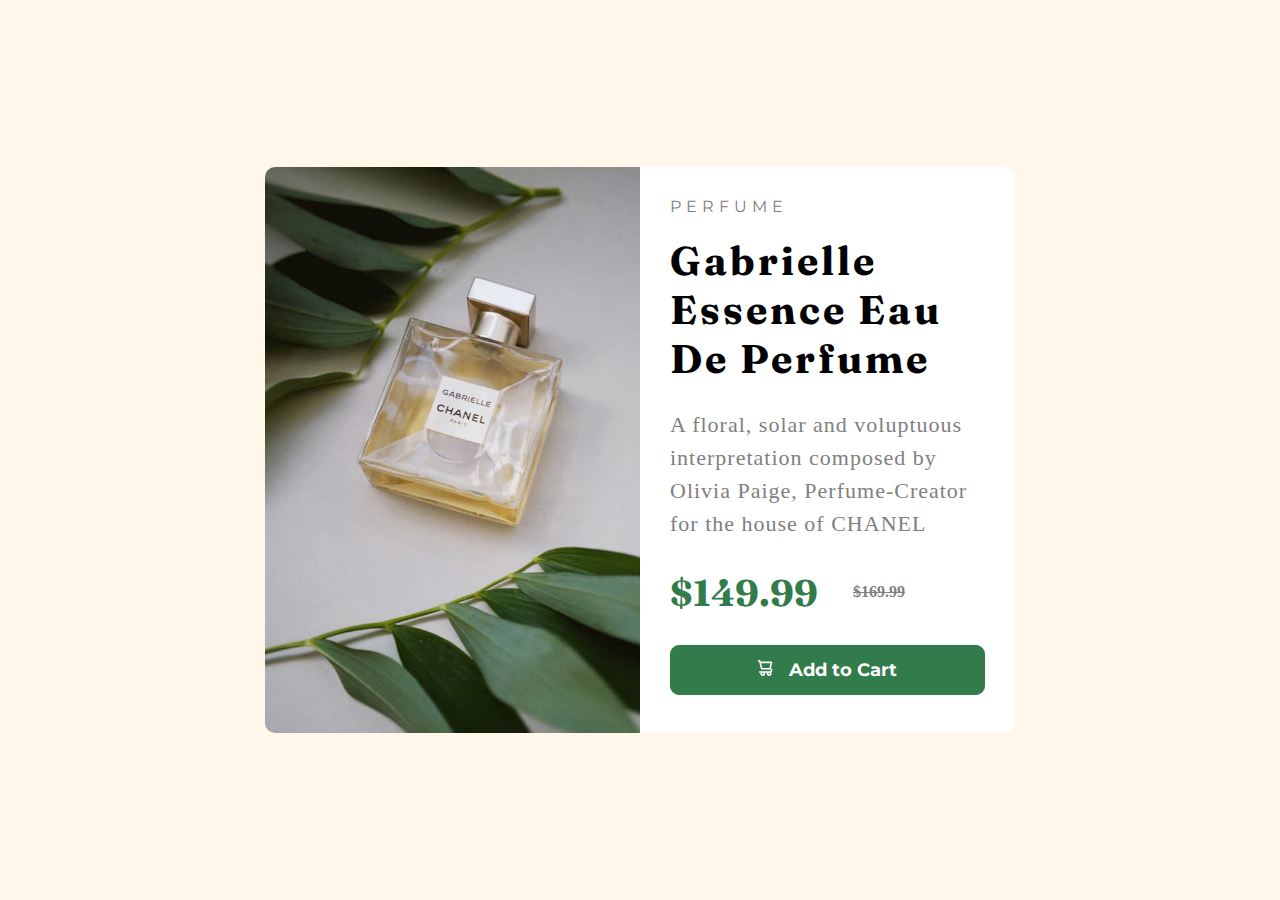
<file: index.html>
<!DOCTYPE html>
<html lang="en">

<head>
  <meta charset="UTF-8">
  <meta http-equiv="X-UA-Compatible" content="IE=edge">
  <meta name="viewport" content="width=device-width, initial-scale=1.0">
  <link rel="stylesheet" href="product-preview.css">
  <title>Product Preview</title>
</head>

<body>

  <div class="container">
    <div class="product-image">
      <img src="assets/images/image-product-desktop.jpg" alt="Product Image">
    </div>
    <div class="product-description">
      <div class="product-description-header">Perfume</div>
      <div class="product-description-title">Gabrielle Essence Eau De Perfume</div>
      <div class="product-description-body">A floral, solar and voluptuous interpretation composed by Olivia
        Paige,
        Perfume-Creator for the house of CHANEL</div>
      <div class="product-description-price">
        <span class="price-after">$149.99</span> <span class="price-before">$169.99</span>
      </div>
      <div><button class="add-to-cart"><img src="assets/icons/icon-cart.svg" alt="Cart-Icon" class="cart-image">Add to Cart</button></div>
    </div>
  </div>

</body>

</html>
</file>
<file: product-preview.css>
@import url('https://fonts.googleapis.com/css2?family=Montserrat:wght@600&display=swap');
@import url('https://fonts.googleapis.com/css2?family=Fraunces:opsz,wght@9..144,900&display=swap');

* {
    box-sizing: border-box;
}

body {
    background-color: rgb(255, 247, 234);
    margin: 0;
    padding: 0;
    display: flex;
    justify-content: center;
    align-items: center;
    min-height: 100vh;
}

.container {
    display: flex;
    max-width: 750px; 
    overflow: hidden;
    border-radius: 10px;
}

.product-image {
    width: 50%;
}

.product-image img {
    max-width: 100%;
    height: 100%;
}

.product-description {
    width: 50%;
    background-color: #FFFFFF;
    padding: 30px;
}

.product-description-header {
    text-transform: uppercase;
    font-family: 'Montserrat', 'Times New Roman', Times, serif;
    letter-spacing: 5px;
    color: gray;
}

.product-description-title {
    margin-top: 20px;
    font-size: 40px;
    font-weight: bold;
    font-family: 'Fraunces', 'Times New Roman', Times, serif;
    letter-spacing: 3px;
}

.product-description-body {
    margin-top: 25px;
    color: gray;
    font-size: 22px;
    font-weight: 300;
    line-height: 1.5;
    letter-spacing: 1px;
}

.product-description-price {
    display: flex;
    flex-direction: row;
    justify-content: start;
    align-items: center;
    column-gap: 35px;
    margin-top: 30px;
}

.price-after {
    font-size: 37px;
    font-weight: bold;
    font-family: 'Fraunces', 'Times New Roman', Times, serif;
    color: rgb(50, 124, 75);
}

.price-before {
    text-decoration: line-through;
    color: gray;
    font-weight: bold;
}

.add-to-cart {
    margin-top: 30px;
    width: 100%;
    height: 50px;
    border: 1px solid rgb(50, 124, 75);
    background-color: rgb(50, 124, 75);
    color: white;
    font-weight: bold;
    font-size: 18px;
    font-family: 'Montserrat', 'Times New Roman', Times, serif;
    border-radius: 9px;
}

.add-to-cart:hover {
    cursor: pointer;
    background-color: rgb(22, 71, 40);
}

.cart-image {
    margin-right: 1rem;
}


@media (max-width: 375px) {
    body {
        padding: 1rem;
    }

    .container {
        flex-direction: column;
    }

    .product-image {
        width: 100%;
    }
    
    .product-description {
        width: 100%;
    }
}
</file>
